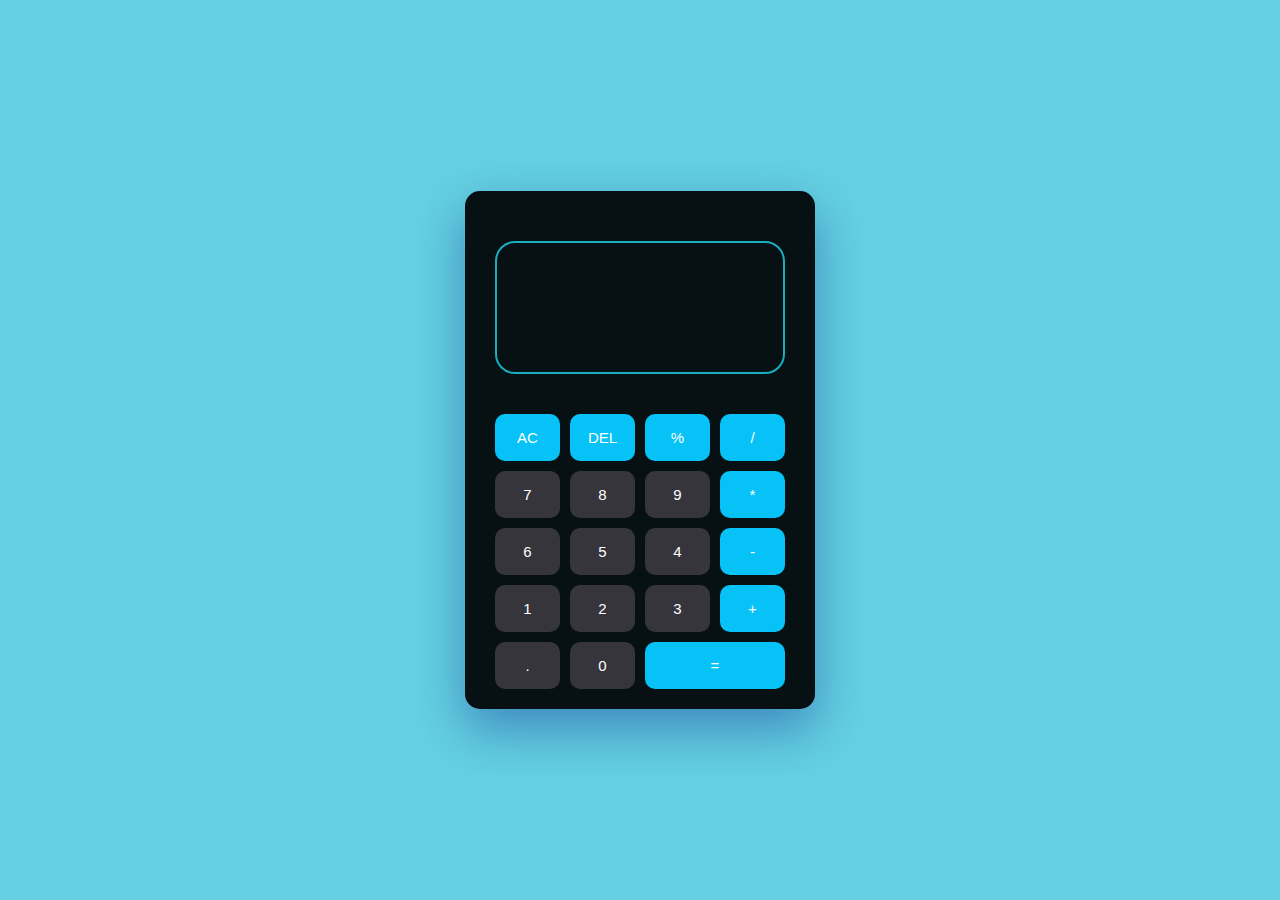
<file: Calculator-project/index.html>
<!DOCTYPE html>
<html lang="en">
  <head>
    <meta charset="utf-8" />
    <meta name="viewport" content="width=device-width, initial-scale=1.0" />
    <title>Calculator</title>
    <link rel="stylesheet" href="calculator-project.css" />
  </head>
  <body>
    <div class="calculator">
      <div class="display">
        <input type="text" id="inputField" disabled  />
        <input type="text" id="inputTotal" disabled  />
      </div>
      <div class="buttons">
        <button value="C" id="clear-button" class="operator" >AC</button>
        <button value="DEL" id="delete-button" class="operator" >DEL</button>
        <button value="%" id="percentage" class="operator button" />%</button>
        <button value="/" class="operator button"> / </button>
        
        <button value="7" class="number button" />7</button>
        <button value="8" class="number button" />8</button>
        <button value="9" class="number button" />9</button>
        <button value="*" class="operator button" > * </button>
        
        <button value="6" class="number button" />6</button>
        <button value="5" class="number button" />5</button>
        <button value="4" class="number button" />4</button>
        <button value="-" class="operator button" /> - </button>
        
        <button value="1" class="number button" />1</button>
        <button value="2" class="number button" />2</button>
        <button value="3" class="number button" />3</button>
        <button value="+" class="operator button" /> + </button>
        
        <button value="." class="number button" />.</button>
        <button value="0" class="number button" id="zero" />0</button>
        <button value="=" id="equal" class="operator" />=</button>
        
  
      </div>  
    </div>
       
    <script src="calculator-project.js"></script>
  </body>
</html>
</file>
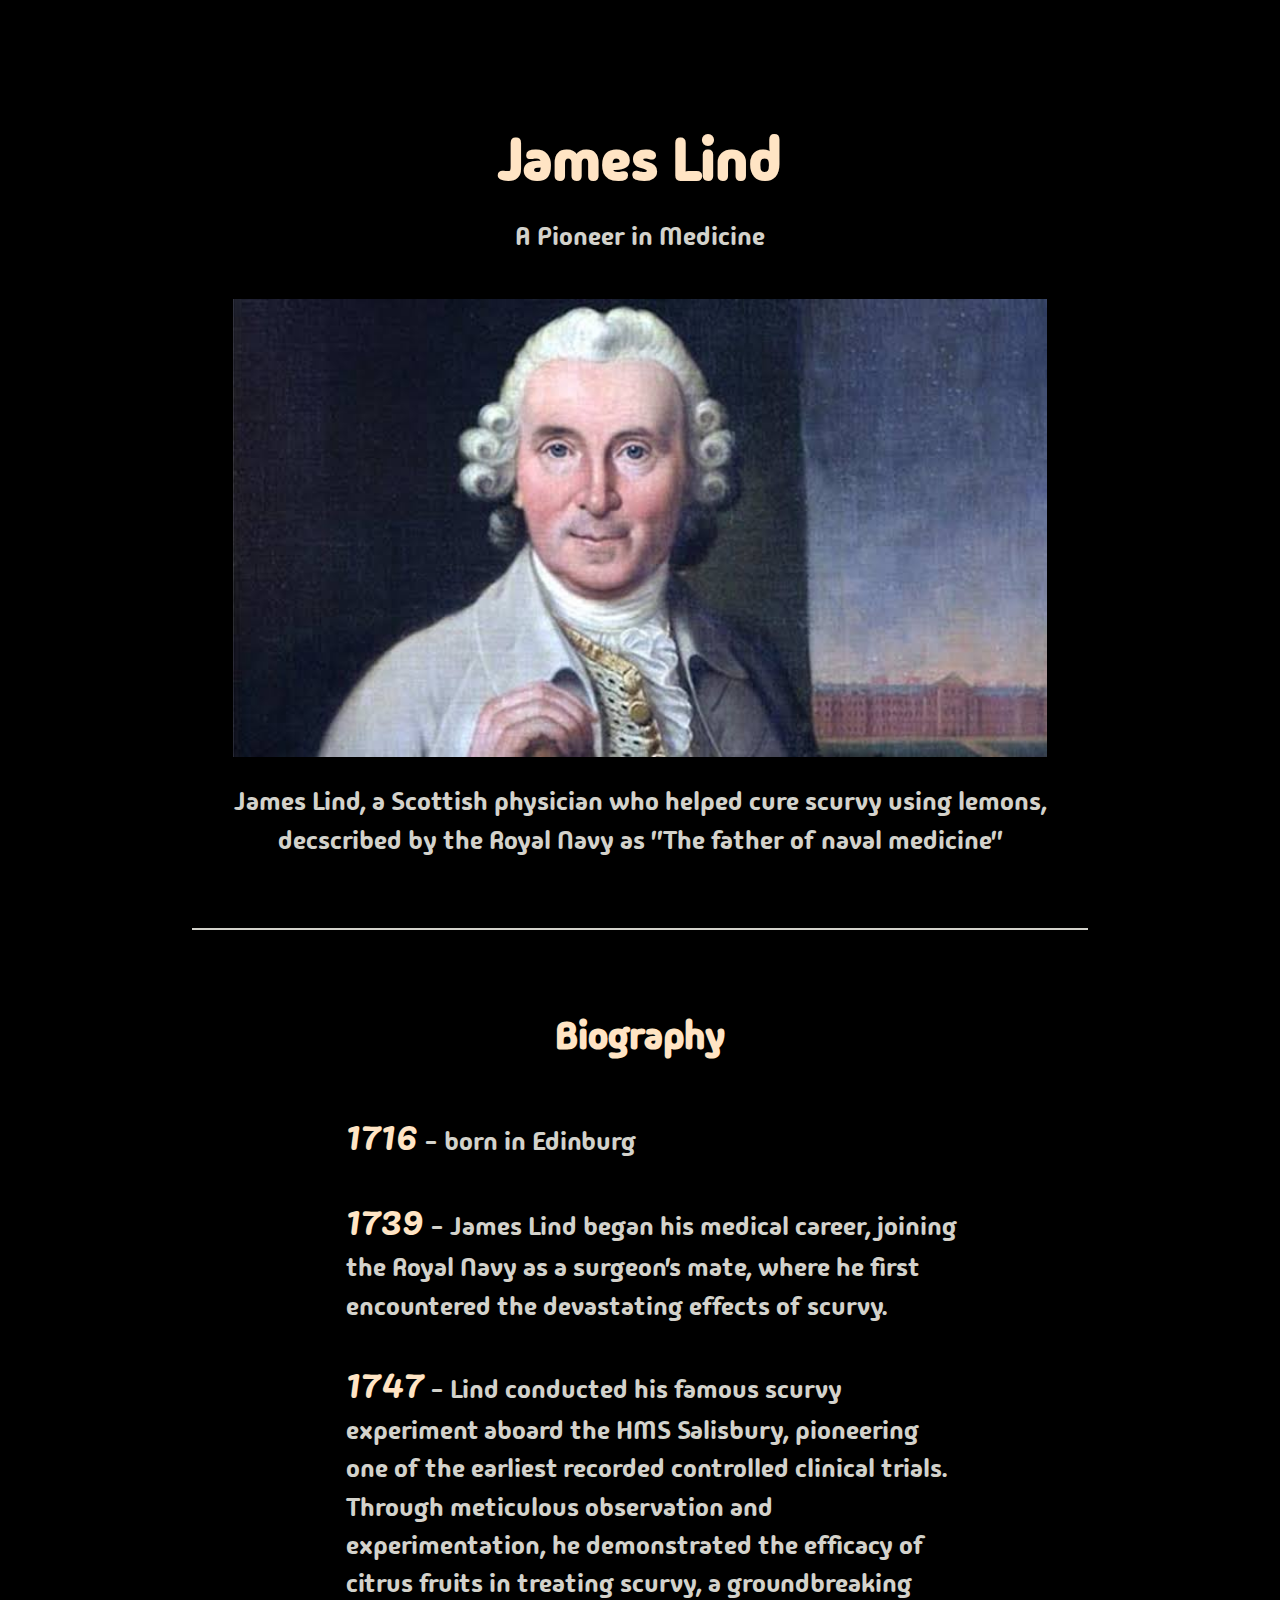
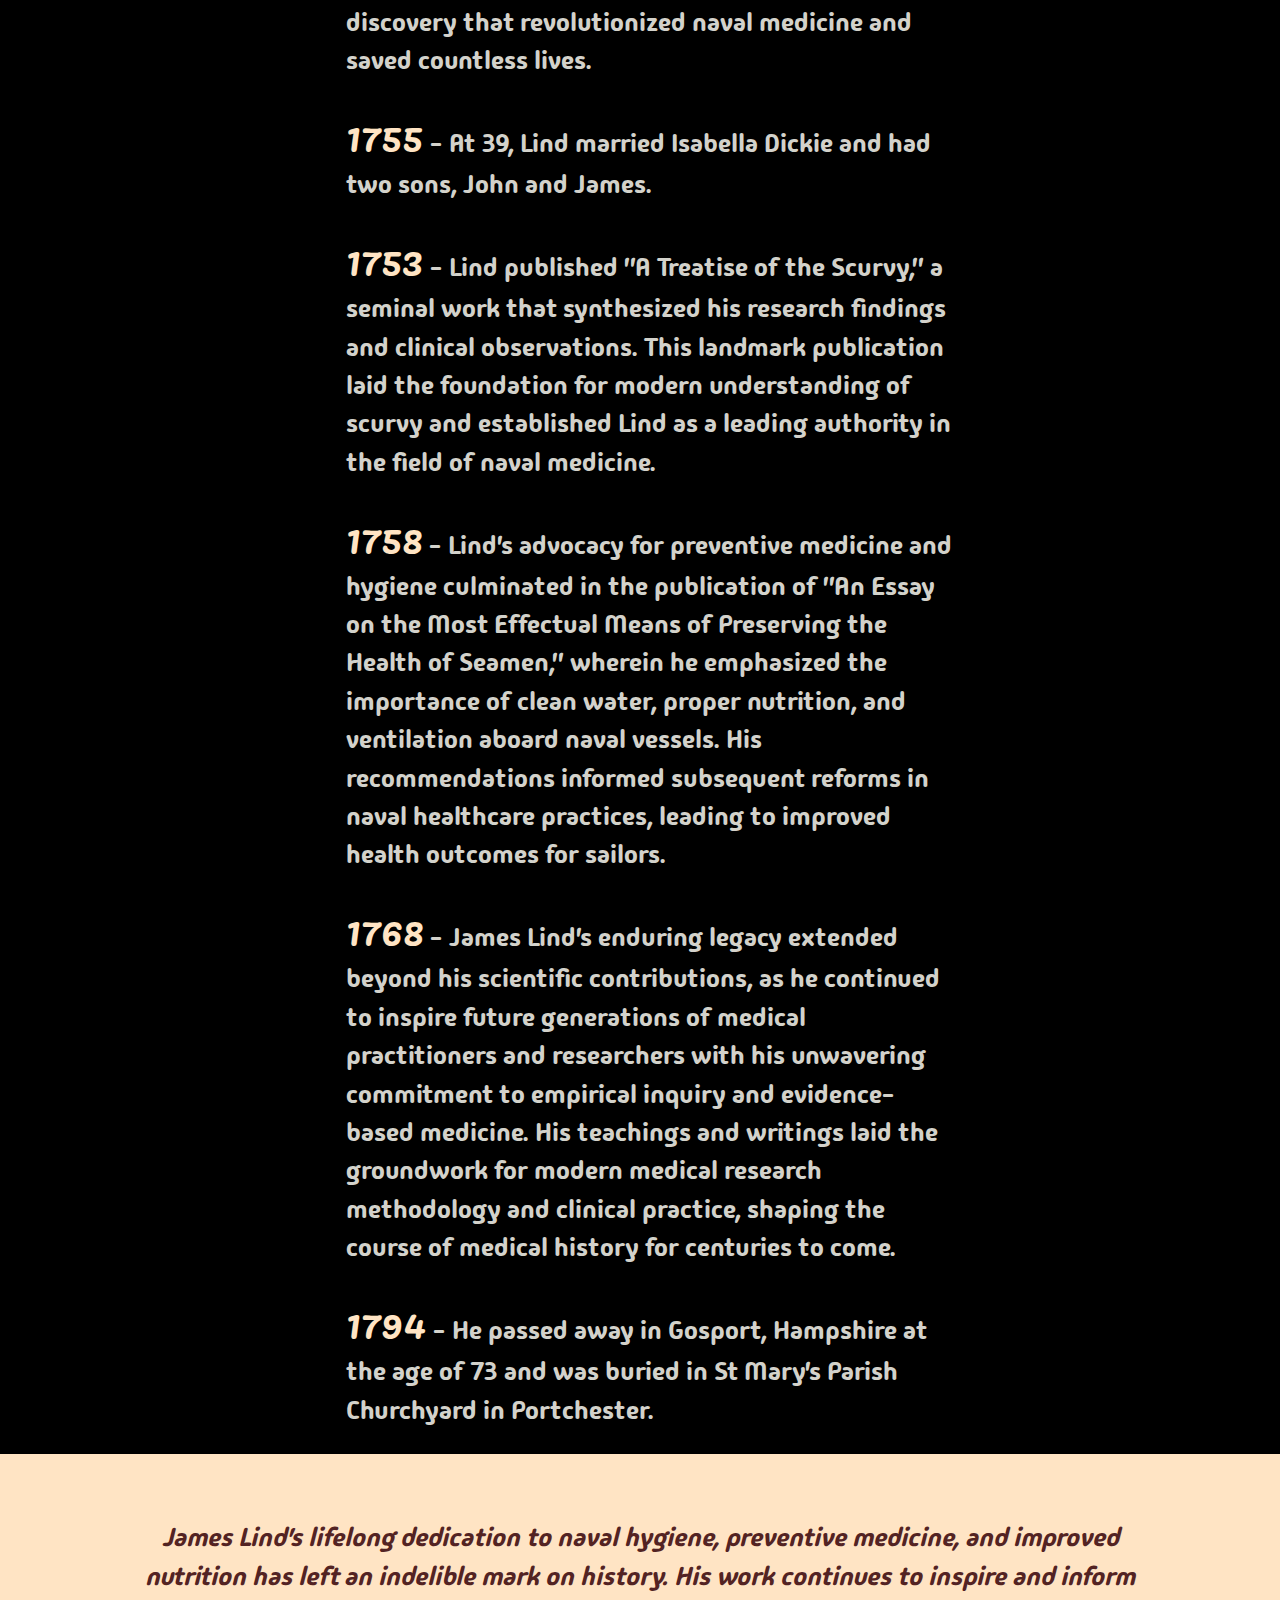
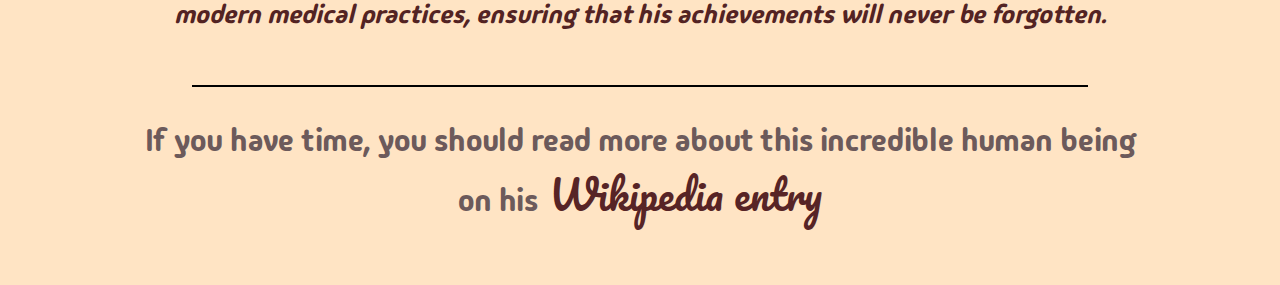
<file: Tribute-project/index.html>
<!DOCTYPE html>
<html lang="en">
<head>
  <meta charset="UTF-8">
  <meta name="viewport" content="width=device-width, initial-scale=1.0">
  <title>Tribute Page</title>
  <link rel="stylesheet" href="index.css">
</head>
<body>
  <main id="main">
    <h1 id="title">James Lind</h1> 
    <p id="description">A Pioneer in Medicine</p> 
    
    <figure id="img-div">
      <img src="James-Lind.jpg" alt="Picture of James Lind"
      id="image">

      <figcaption id="img-caption">
        James Lind, a Scottish physician who helped cure scurvy using lemons, decscribed by the Royal Navy as "The father of naval medicine"
      </figcaption>
    </figure>
    <div id="first-border"></div>
   
    <section id="tribute-info">
      <h3>Biography</h3>
      <ul>
        <li><span>1716</span> - born in Edinburg</li>
        <li><span>1739</span> - James Lind began his medical career, joining the Royal Navy as a surgeon's mate, where he first encountered the devastating effects of scurvy.</li>
        <li><span>1747</span> - Lind conducted his famous scurvy experiment aboard the HMS Salisbury, pioneering one of the earliest recorded controlled clinical trials. Through meticulous observation and experimentation, he demonstrated the efficacy of citrus fruits in treating scurvy, a groundbreaking discovery that revolutionized naval medicine and saved countless lives.</li>
        <li><span>1755</span> - At 39, Lind married Isabella Dickie and had two sons, John and James.  </li>
        <li><span>1753</span> - Lind published "A Treatise of the Scurvy," a seminal work that synthesized his research findings and clinical observations. This landmark publication laid the foundation for modern understanding of scurvy and established Lind as a leading authority in the field of naval medicine.</li>
        <li><span>1758</span> - Lind's advocacy for preventive medicine and hygiene culminated in the publication of "An Essay on the Most Effectual Means of Preserving the Health of Seamen," wherein he emphasized the importance of clean water, proper nutrition, and ventilation aboard naval vessels. His recommendations informed subsequent reforms in naval healthcare practices, leading to improved health outcomes for sailors.</li>
        <li><span>1768</span> - James Lind's enduring legacy extended beyond his scientific contributions, as he continued to inspire future generations of medical practitioners and researchers with his unwavering commitment to empirical inquiry and evidence-based medicine. His teachings and writings laid the groundwork for modern medical research methodology and clinical practice, shaping the course of medical history for centuries to come.</li>
        <li><span>1794</span> - He passed away in Gosport, Hampshire at the age of 73 and was buried in St Mary's Parish Churchyard in Portchester.</li>      
  </section> 

      </ul>
  <section id="tribute-summary">
    <p id="summary"><i>James Lind's lifelong dedication to naval hygiene, preventive medicine, and improved nutrition has left an indelible mark on history. His work continues to inspire and inform modern medical practices, ensuring that his achievements will never be forgotten.
    </i></p> 
     <div id="second-border"></div>
    <p id="wiki">If you have time, you should read more about this incredible human being on his<span>
    <a id="tribute-link" href="https://en.wikipedia.org/wiki/James_Lind" target="_blank">Wikipedia entry</a></span></p> 
  </section>
   
  </main>
</body>
</html>
</file>
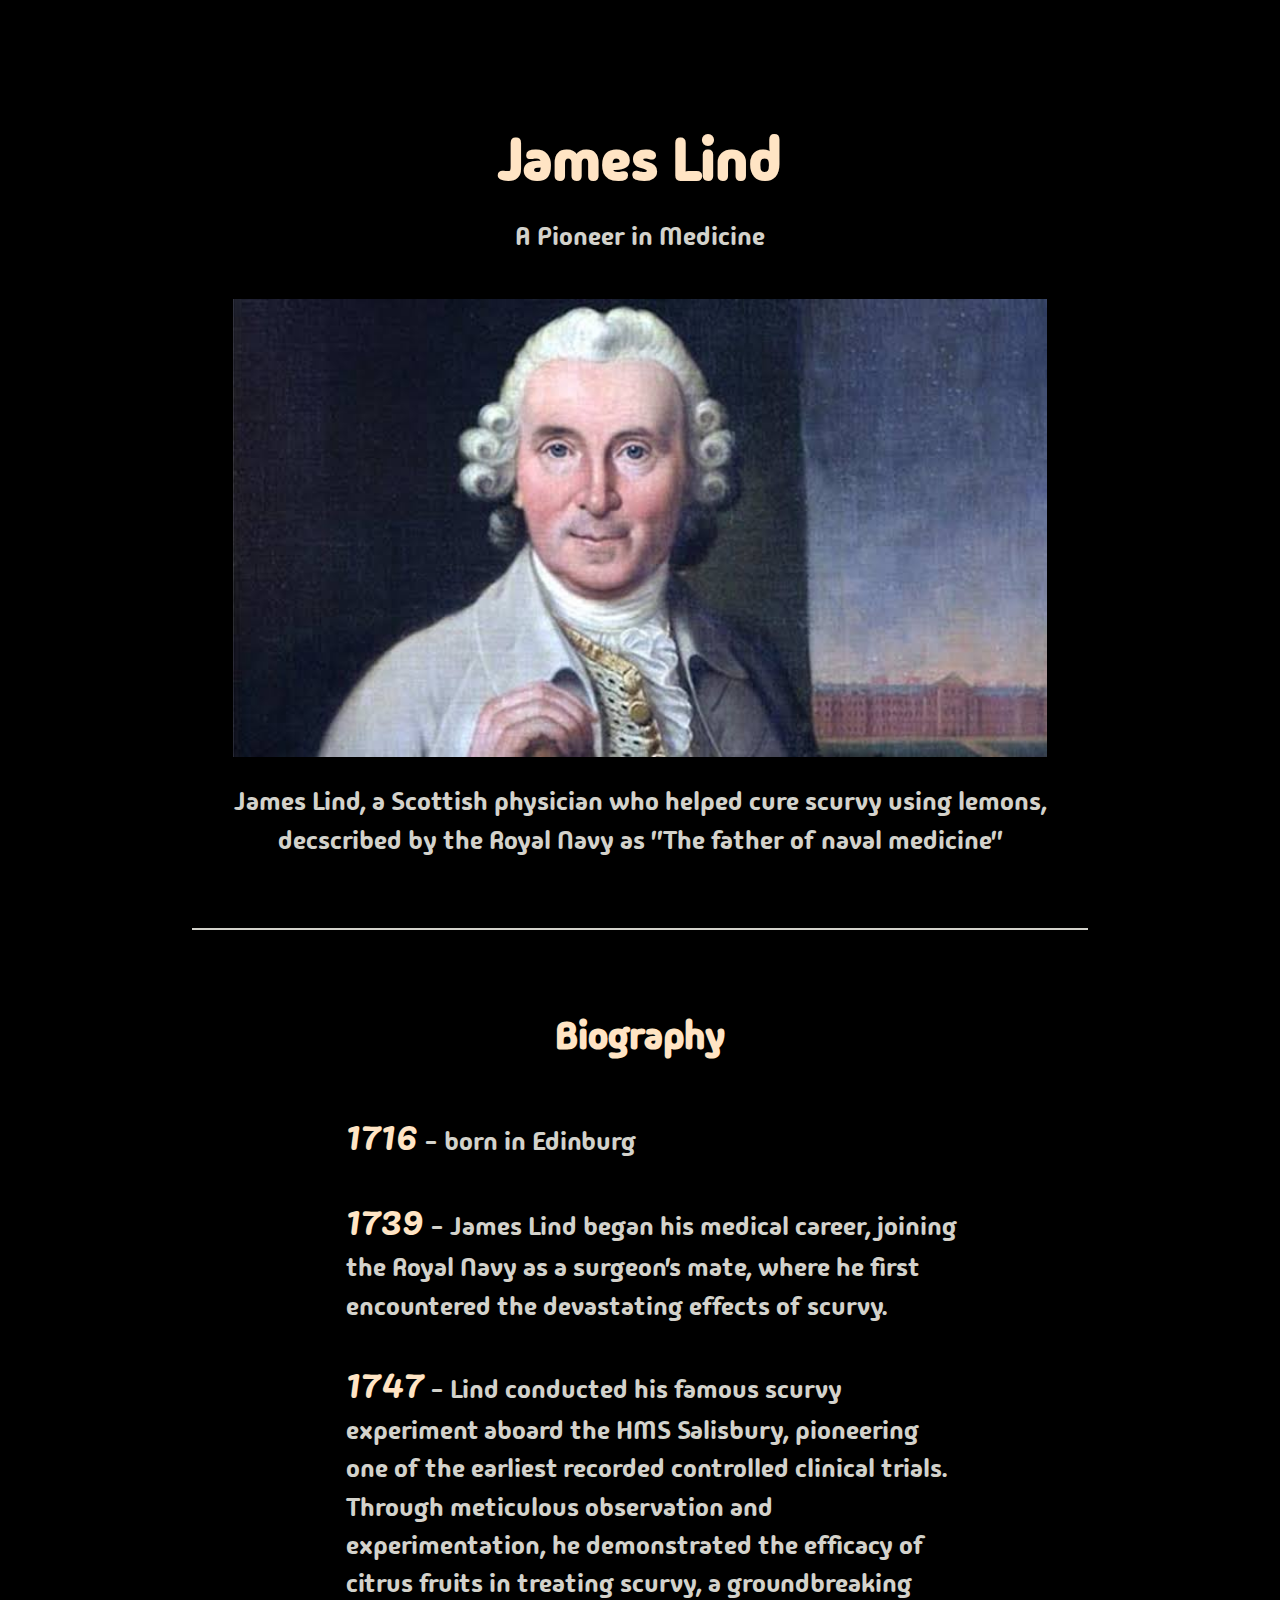
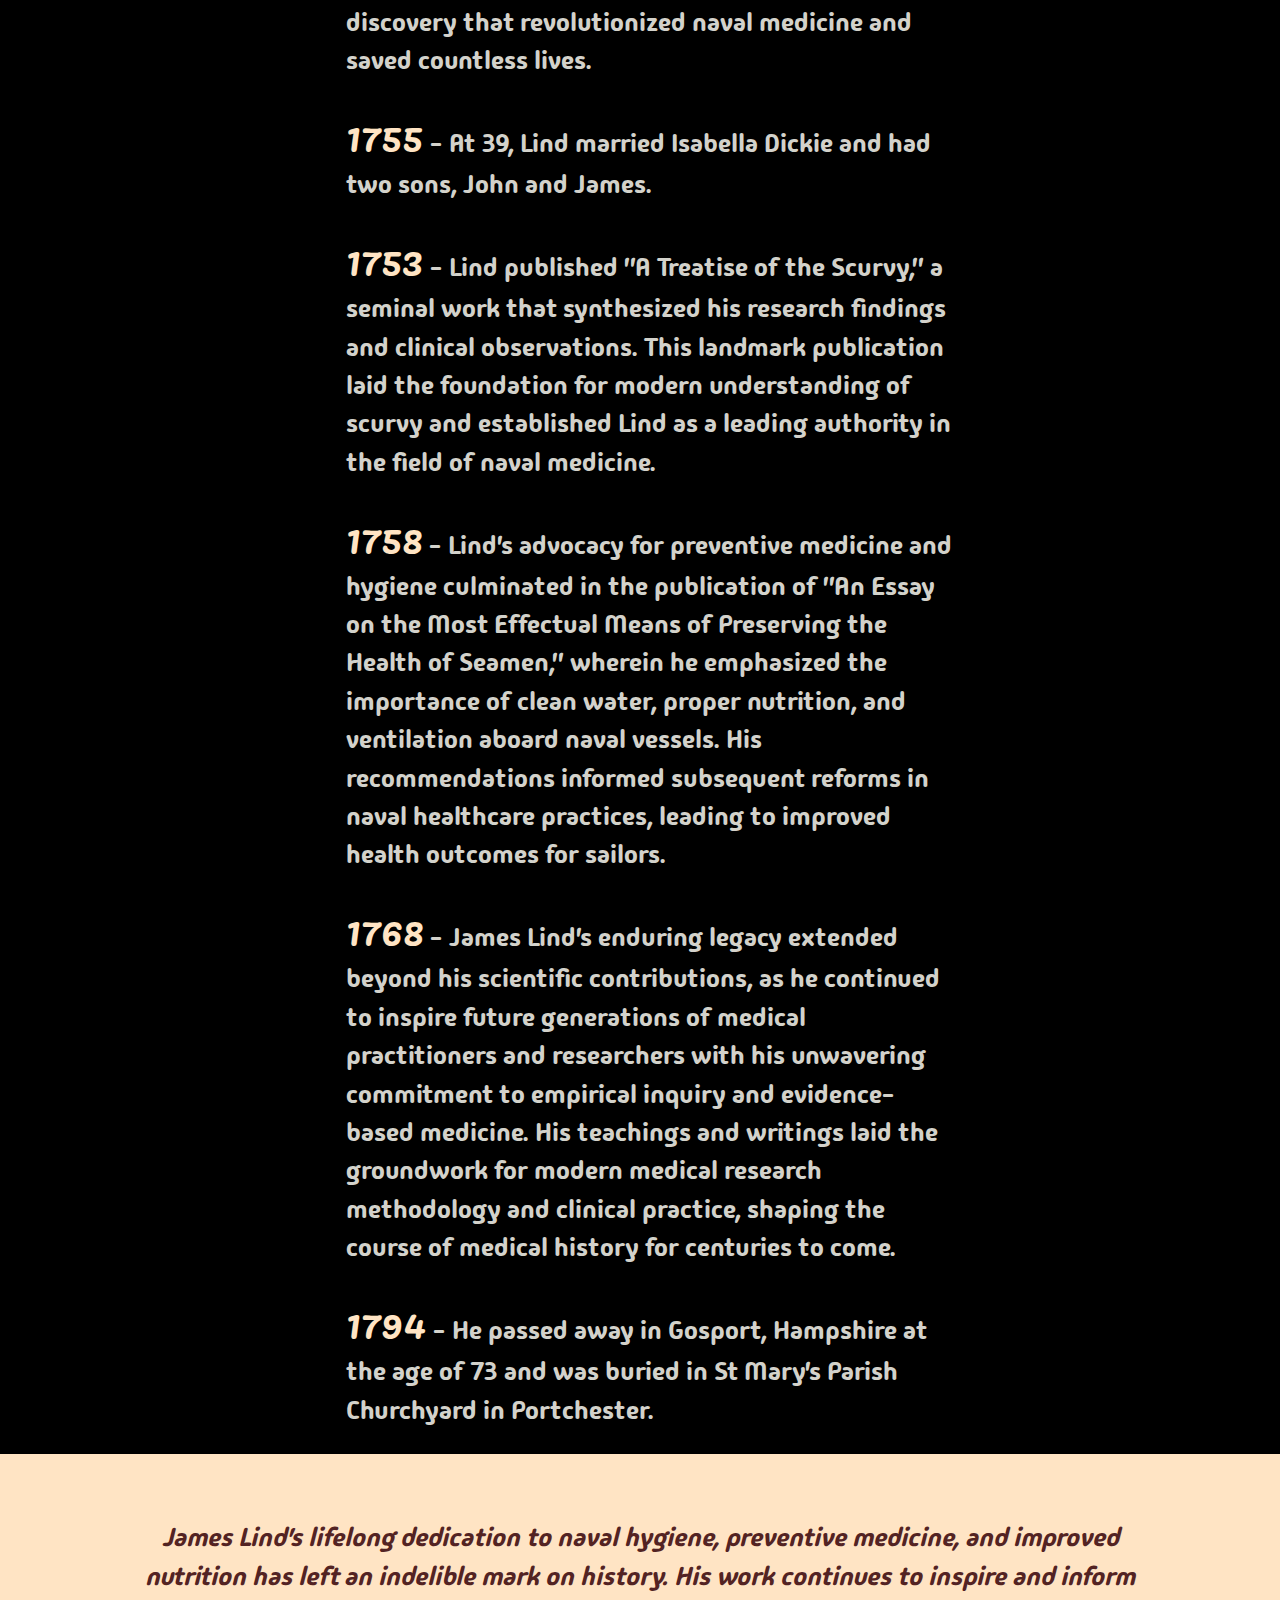
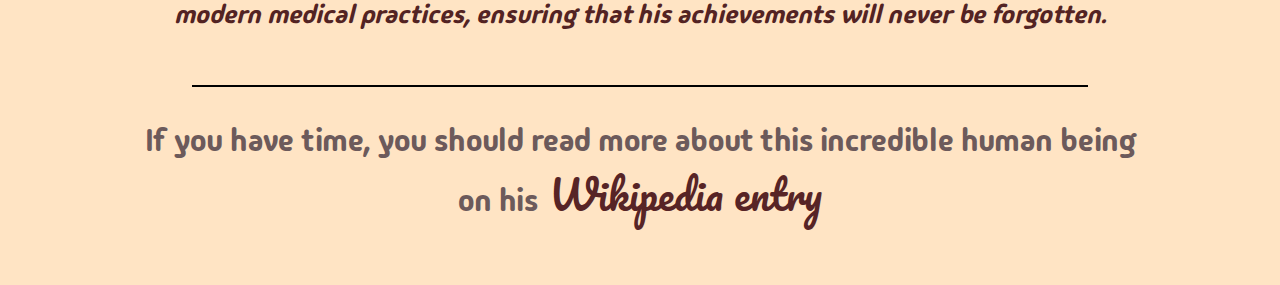
<file: Tribute-project/tribute.html>
<!DOCTYPE html>
<html lang="en">
<head>
  <meta charset="UTF-8">
  <meta name="viewport" content="width=device-width, initial-scale=1.0">
  <title>Tribute Page</title>
  <link rel="stylesheet" href="tribute.css">
</head>
<body>
  <main id="main">
    <h1 id="title">James Lind</h1> 
    <p id="description">A Pioneer in Medicine</p> 
    
    <figure id="img-div">
      <img src="James-Lind.jpg" alt="Picture of James Lind"
      id="image">

      <figcaption id="img-caption">
        James Lind, a Scottish physician who helped cure scurvy using lemons, decscribed by the Royal Navy as "The father of naval medicine"
      </figcaption>
    </figure>
    <div id="first-border"></div>
   
    <section id="tribute-info">
      <h3>Biography</h3>
      <ul>
        <li><span>1716</span> - born in Edinburg</li>
        <li><span>1739</span> - James Lind began his medical career, joining the Royal Navy as a surgeon's mate, where he first encountered the devastating effects of scurvy.</li>
        <li><span>1747</span> - Lind conducted his famous scurvy experiment aboard the HMS Salisbury, pioneering one of the earliest recorded controlled clinical trials. Through meticulous observation and experimentation, he demonstrated the efficacy of citrus fruits in treating scurvy, a groundbreaking discovery that revolutionized naval medicine and saved countless lives.</li>
        <li><span>1755</span> - At 39, Lind married Isabella Dickie and had two sons, John and James.  </li>
        <li><span>1753</span> - Lind published "A Treatise of the Scurvy," a seminal work that synthesized his research findings and clinical observations. This landmark publication laid the foundation for modern understanding of scurvy and established Lind as a leading authority in the field of naval medicine.</li>
        <li><span>1758</span> - Lind's advocacy for preventive medicine and hygiene culminated in the publication of "An Essay on the Most Effectual Means of Preserving the Health of Seamen," wherein he emphasized the importance of clean water, proper nutrition, and ventilation aboard naval vessels. His recommendations informed subsequent reforms in naval healthcare practices, leading to improved health outcomes for sailors.</li>
        <li><span>1768</span> - James Lind's enduring legacy extended beyond his scientific contributions, as he continued to inspire future generations of medical practitioners and researchers with his unwavering commitment to empirical inquiry and evidence-based medicine. His teachings and writings laid the groundwork for modern medical research methodology and clinical practice, shaping the course of medical history for centuries to come.</li>
        <li><span>1794</span> - He passed away in Gosport, Hampshire at the age of 73 and was buried in St Mary's Parish Churchyard in Portchester.</li>      
  </section> 

      </ul>
  <section id="tribute-summary">
    <p id="summary"><i>James Lind's lifelong dedication to naval hygiene, preventive medicine, and improved nutrition has left an indelible mark on history. His work continues to inspire and inform modern medical practices, ensuring that his achievements will never be forgotten.
    </i></p> 
     <div id="second-border"></div>
    <p id="wiki">If you have time, you should read more about this incredible human being on his<span>
    <a id="tribute-link" href="https://en.wikipedia.org/wiki/James_Lind" target="_blank">Wikipedia entry</a></span></p> 
  </section>
   
  </main>
</body>
</html>
</file>
<file: Calculator-project/calculator-project.css>
* {
  padding: 0;
  margin: 0;
  box-sizing: border-box;
  font-family: Arial, Helvetica, sans-serif;
}
body {
  height: 100vh;
  background-color: #64d0e1;
}
.calculator {
  width: 350px;
  background-color: #071013;
  padding: 50px 30px 20px 30px;
  position: absolute;
  transform: translate(-50%, -50%);
  top: 50%;
  left: 50%;
  border-radius: 15px;
  box-shadow: 0 20px 50px rgba(4, 31, 138, 0.4);
}
.display {
  width: 100%;
  border: 2px solid rgb(25, 174, 191);
  
  border-radius: 20px;
}
.display #inputField {
  width: 100%;
  padding: 15px 10px;
  text-align: right;
  border: none;
  background-color: transparent;
  color: #ffffff;
  font-size: 30px;
}

.display #inputTotal {
  width: 100%;
  padding: 10px 10px;
  border: none;
  text-align: right;
  background-color: transparent;
  color: #ffffff;
  font-size: 40px;
}
.display input::placeholder {
  color: #9490ac;
}

.buttons {
  display: grid;
  grid-template-columns: repeat(4, 1fr);
  grid-gap: 10px;
  margin-top: 40px;
}
button {
  font-size: 15px;
  padding: 15px;
  border: none;
  color: #ffffff;
  cursor: pointer;
  border-radius: 10px;
}

button#equal {
  grid-column: span 2;
  /* background-color: #f9544c; */
}


.operator {
  background-color: #06c2f6;
}

.operator:hover {
  background-color: #5899edf3;
}

.number {
  background-color: #35353b;
}

.number:hover {
  background-color: #303343a8;
}

.main {
  margin-top: 10%;
}
</file>
<file: Tribute-project/index.css>
@import url('https://fonts.googleapis.com/css2?family=Madimi+One&family=Pacifico&display=swap');

 *{
  box-sizing: border-box;
  border: 0;
  padding: 0;
}

body {
  font-family: "Madimi One", sans-serif;
  font-weight: 400;
  font-style: normal;
  font-size: 1.6rem;
  line-height: 1.5;
  text-align: center;
  color: rgb(211, 210, 203);
  margin: 0;
  background-color: black;
}

#title{
  text-align: center;
  padding-top: 1.3em;
  margin-bottom: 0;
  font-size: 2.3em;
  color: bisque;
}

#description{
 margin-top: 0.5em;
 color: rgb(211, 210, 203);
}

img{
display: block;
max-width: 100%;
margin: auto;

}
@media(min-width:1000px){
  img{
    width: 70%;
  }
}

#img-div{
  padding: 0.7em;
}

#img-caption{
  text-align: center;
  margin: 1em  auto;
  width: 70vw;
}

#tribute-info{
  width:80vw;
  margin: auto;

}
@media(min-width:750px){
  #tribute-info{
    width:50vw;
  }

  #tribute-summary{
    width:50vw;
  }
}

h3{
  padding-top: 1em;
  font-size: 1.5em;
  color: bisque;
}

#first-border, #second-border {
  border-bottom: 2px solid;
  margin: auto;
  width: 70vw;
}

#second-border{
  color: black;
}

span{
  font-family: "Pacifico", cursive;
  font-weight: 400;
  font-style: normal;
  font-size: 2.5rem;
  color: bisque;
}

ul li{
  list-style: none;
  margin-top: 1em;
  padding-left: 1em;
  text-align: left;
}

#summary{
  padding-top: 2.5em;
  padding-bottom: 2em;
  width: 80vw;
  text-align: center;
  margin: auto;
  color: rgb(83, 35, 35);
}

a{
  color: rgb(87, 36, 38);
  transition: all .3s ease-in-out;
  cursor: pointer;
  text-decoration: none;
}

a:hover{
  color: brown;
}

#wiki{
  padding-top: 1em;
  padding-bottom: 2em;
  font-size: 1.2em ;
  width: 80vw;
  margin: auto;
  color: rgb(108, 90, 91);
}

#tribute-summary{
  background-color:bisque; 
  position: absolute;
  width: 100vw;
}
</file>
<file: Tribute-project/tribute.css>
@import url('https://fonts.googleapis.com/css2?family=Madimi+One&family=Pacifico&display=swap');

 *{
  box-sizing: border-box;
  border: 0;
  padding: 0;
}

body {
  font-family: "Madimi One", sans-serif;
  font-weight: 400;
  font-style: normal;
  font-size: 1.6rem;
  line-height: 1.5;
  text-align: center;
  color: rgb(211, 210, 203);
  margin: 0;
  background-color: black;
}

#title{
  text-align: center;
  padding-top: 1.3em;
  margin-bottom: 0;
  font-size: 2.3em;
  color: bisque;
}

#description{
 margin-top: 0.5em;
 color: rgb(211, 210, 203);
}

img{
display: block;
max-width: 100%;
margin: auto;

}
@media(min-width:1000px){
  img{
    width: 70%;
  }
}

#img-div{
  padding: 0.7em;
}

#img-caption{
  text-align: center;
  margin: 1em  auto;
  width: 70vw;
}

#tribute-info{
  width:80vw;
  margin: auto;

}
@media(min-width:750px){
  #tribute-info{
    width:50vw;
  }

  #tribute-summary{
    width:50vw;
  }
}

h3{
  padding-top: 1em;
  font-size: 1.5em;
  color: bisque;
}

#first-border, #second-border {
  border-bottom: 2px solid;
  margin: auto;
  width: 70vw;
}

#second-border{
  color: black;
}

span{
  font-family: "Pacifico", cursive;
  font-weight: 400;
  font-style: normal;
  font-size: 2.5rem;
  color: bisque;
}

ul li{
  list-style: none;
  margin-top: 1em;
  padding-left: 1em;
  text-align: left;
}

#summary{
  padding-top: 2.5em;
  padding-bottom: 2em;
  width: 80vw;
  text-align: center;
  margin: auto;
  color: rgb(83, 35, 35);
}

a{
  color: rgb(87, 36, 38);
  transition: all .3s ease-in-out;
  cursor: pointer;
  text-decoration: none;
}

a:hover{
  color: brown;
}

#wiki{
  padding-top: 1em;
  padding-bottom: 2em;
  font-size: 1.2em ;
  width: 80vw;
  margin: auto;
  color: rgb(108, 90, 91);
}

#tribute-summary{
  background-color:bisque; 
  position: absolute;
  width: 100vw;
}
</file>
